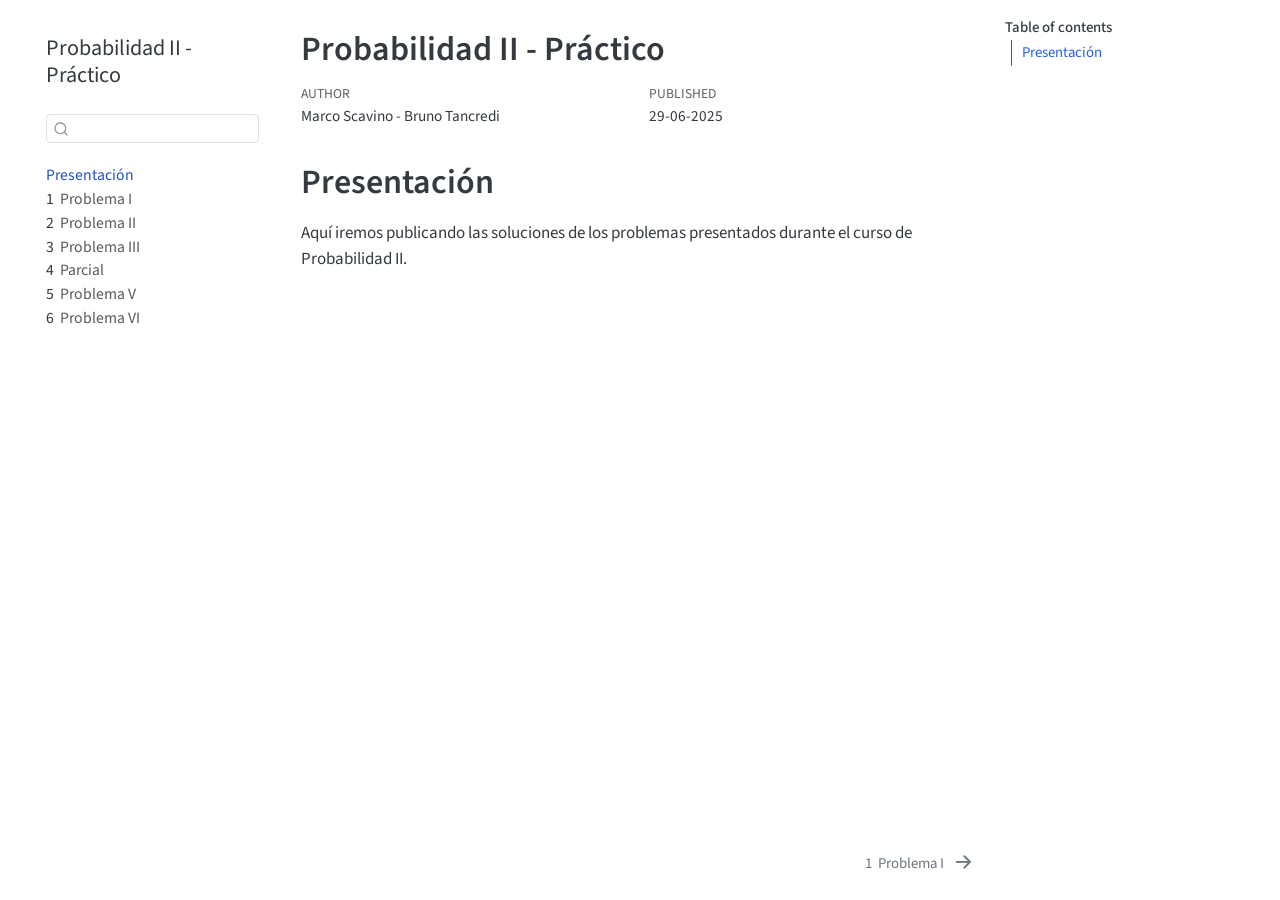
<file: docs/index.html>
<!DOCTYPE html>
<html xmlns="http://www.w3.org/1999/xhtml" lang="en" xml:lang="en"><head>

<meta charset="utf-8">
<meta name="generator" content="quarto-1.5.57">

<meta name="viewport" content="width=device-width, initial-scale=1.0, user-scalable=yes">

<meta name="author" content="Marco Scavino - Bruno Tancredi">

<title>Probabilidad II - Práctico</title>
<style>
code{white-space: pre-wrap;}
span.smallcaps{font-variant: small-caps;}
div.columns{display: flex; gap: min(4vw, 1.5em);}
div.column{flex: auto; overflow-x: auto;}
div.hanging-indent{margin-left: 1.5em; text-indent: -1.5em;}
ul.task-list{list-style: none;}
ul.task-list li input[type="checkbox"] {
  width: 0.8em;
  margin: 0 0.8em 0.2em -1em; /* quarto-specific, see https://github.com/quarto-dev/quarto-cli/issues/4556 */ 
  vertical-align: middle;
}
</style>


<script src="site_libs/quarto-nav/quarto-nav.js"></script>
<script src="site_libs/quarto-nav/headroom.min.js"></script>
<script src="site_libs/clipboard/clipboard.min.js"></script>
<script src="site_libs/quarto-search/autocomplete.umd.js"></script>
<script src="site_libs/quarto-search/fuse.min.js"></script>
<script src="site_libs/quarto-search/quarto-search.js"></script>
<meta name="quarto:offset" content="./">
<link href="./problema_I.html" rel="next">
<script src="site_libs/quarto-html/quarto.js"></script>
<script src="site_libs/quarto-html/popper.min.js"></script>
<script src="site_libs/quarto-html/tippy.umd.min.js"></script>
<script src="site_libs/quarto-html/anchor.min.js"></script>
<link href="site_libs/quarto-html/tippy.css" rel="stylesheet">
<link href="site_libs/quarto-html/quarto-syntax-highlighting.css" rel="stylesheet" id="quarto-text-highlighting-styles">
<script src="site_libs/bootstrap/bootstrap.min.js"></script>
<link href="site_libs/bootstrap/bootstrap-icons.css" rel="stylesheet">
<link href="site_libs/bootstrap/bootstrap.min.css" rel="stylesheet" id="quarto-bootstrap" data-mode="light">
<script id="quarto-search-options" type="application/json">{
  "location": "sidebar",
  "copy-button": false,
  "collapse-after": 3,
  "panel-placement": "start",
  "type": "textbox",
  "limit": 50,
  "keyboard-shortcut": [
    "f",
    "/",
    "s"
  ],
  "show-item-context": false,
  "language": {
    "search-no-results-text": "No results",
    "search-matching-documents-text": "matching documents",
    "search-copy-link-title": "Copy link to search",
    "search-hide-matches-text": "Hide additional matches",
    "search-more-match-text": "more match in this document",
    "search-more-matches-text": "more matches in this document",
    "search-clear-button-title": "Clear",
    "search-text-placeholder": "",
    "search-detached-cancel-button-title": "Cancel",
    "search-submit-button-title": "Submit",
    "search-label": "Search"
  }
}</script>


<link rel="stylesheet" href="custom.css">
</head>

<body class="nav-sidebar floating">

<div id="quarto-search-results"></div>
  <header id="quarto-header" class="headroom fixed-top">
  <nav class="quarto-secondary-nav">
    <div class="container-fluid d-flex">
      <button type="button" class="quarto-btn-toggle btn" data-bs-toggle="collapse" role="button" data-bs-target=".quarto-sidebar-collapse-item" aria-controls="quarto-sidebar" aria-expanded="false" aria-label="Toggle sidebar navigation" onclick="if (window.quartoToggleHeadroom) { window.quartoToggleHeadroom(); }">
        <i class="bi bi-layout-text-sidebar-reverse"></i>
      </button>
        <nav class="quarto-page-breadcrumbs" aria-label="breadcrumb"><ol class="breadcrumb"><li class="breadcrumb-item"><a href="./index.html">Presentación</a></li></ol></nav>
        <a class="flex-grow-1" role="navigation" data-bs-toggle="collapse" data-bs-target=".quarto-sidebar-collapse-item" aria-controls="quarto-sidebar" aria-expanded="false" aria-label="Toggle sidebar navigation" onclick="if (window.quartoToggleHeadroom) { window.quartoToggleHeadroom(); }">      
        </a>
      <button type="button" class="btn quarto-search-button" aria-label="Search" onclick="window.quartoOpenSearch();">
        <i class="bi bi-search"></i>
      </button>
    </div>
  </nav>
</header>
<!-- content -->
<div id="quarto-content" class="quarto-container page-columns page-rows-contents page-layout-article">
<!-- sidebar -->
  <nav id="quarto-sidebar" class="sidebar collapse collapse-horizontal quarto-sidebar-collapse-item sidebar-navigation floating overflow-auto">
    <div class="pt-lg-2 mt-2 text-left sidebar-header">
    <div class="sidebar-title mb-0 py-0">
      <a href="./">Probabilidad II - Práctico</a> 
    </div>
      </div>
        <div class="mt-2 flex-shrink-0 align-items-center">
        <div class="sidebar-search">
        <div id="quarto-search" class="" title="Search"></div>
        </div>
        </div>
    <div class="sidebar-menu-container"> 
    <ul class="list-unstyled mt-1">
        <li class="sidebar-item">
  <div class="sidebar-item-container"> 
  <a href="./index.html" class="sidebar-item-text sidebar-link active">
 <span class="menu-text">Presentación</span></a>
  </div>
</li>
        <li class="sidebar-item">
  <div class="sidebar-item-container"> 
  <a href="./problema_I.html" class="sidebar-item-text sidebar-link">
 <span class="menu-text"><span class="chapter-number">1</span>&nbsp; <span class="chapter-title">Problema I</span></span></a>
  </div>
</li>
        <li class="sidebar-item">
  <div class="sidebar-item-container"> 
  <a href="./problema_II.html" class="sidebar-item-text sidebar-link">
 <span class="menu-text"><span class="chapter-number">2</span>&nbsp; <span class="chapter-title">Problema II</span></span></a>
  </div>
</li>
        <li class="sidebar-item">
  <div class="sidebar-item-container"> 
  <a href="./problema_III.html" class="sidebar-item-text sidebar-link">
 <span class="menu-text"><span class="chapter-number">3</span>&nbsp; <span class="chapter-title">Problema III</span></span></a>
  </div>
</li>
        <li class="sidebar-item">
  <div class="sidebar-item-container"> 
  <a href="./parcial.html" class="sidebar-item-text sidebar-link">
 <span class="menu-text"><span class="chapter-number">4</span>&nbsp; <span class="chapter-title">Parcial</span></span></a>
  </div>
</li>
        <li class="sidebar-item">
  <div class="sidebar-item-container"> 
  <a href="./problema_V.html" class="sidebar-item-text sidebar-link">
 <span class="menu-text"><span class="chapter-number">5</span>&nbsp; <span class="chapter-title">Problema V</span></span></a>
  </div>
</li>
        <li class="sidebar-item">
  <div class="sidebar-item-container"> 
  <a href="./problema_VI.html" class="sidebar-item-text sidebar-link">
 <span class="menu-text"><span class="chapter-number">6</span>&nbsp; <span class="chapter-title">Problema VI</span></span></a>
  </div>
</li>
    </ul>
    </div>
</nav>
<div id="quarto-sidebar-glass" class="quarto-sidebar-collapse-item" data-bs-toggle="collapse" data-bs-target=".quarto-sidebar-collapse-item"></div>
<!-- margin-sidebar -->
    <div id="quarto-margin-sidebar" class="sidebar margin-sidebar">
        <nav id="TOC" role="doc-toc" class="toc-active">
    <h2 id="toc-title">Table of contents</h2>
   
  <ul>
  <li><a href="#presentación" id="toc-presentación" class="nav-link active" data-scroll-target="#presentación">Presentación</a></li>
  </ul>
</nav>
    </div>
<!-- main -->
<main class="content" id="quarto-document-content">

<header id="title-block-header" class="quarto-title-block default">
<div class="quarto-title">
<h1 class="title">Probabilidad II - Práctico</h1>
</div>



<div class="quarto-title-meta">

    <div>
    <div class="quarto-title-meta-heading">Author</div>
    <div class="quarto-title-meta-contents">
             <p>Marco Scavino - Bruno Tancredi </p>
          </div>
  </div>
    
    <div>
    <div class="quarto-title-meta-heading">Published</div>
    <div class="quarto-title-meta-contents">
      <p class="date">29-06-2025</p>
    </div>
  </div>
  
    
  </div>
  


</header>


<section id="presentación" class="level1 unnumbered">
<h1 class="unnumbered">Presentación</h1>
<p>Aquí iremos publicando las soluciones de los problemas presentados durante el curso de Probabilidad II.</p>


</section>

</main> <!-- /main -->
<script id="quarto-html-after-body" type="application/javascript">
window.document.addEventListener("DOMContentLoaded", function (event) {
  const toggleBodyColorMode = (bsSheetEl) => {
    const mode = bsSheetEl.getAttribute("data-mode");
    const bodyEl = window.document.querySelector("body");
    if (mode === "dark") {
      bodyEl.classList.add("quarto-dark");
      bodyEl.classList.remove("quarto-light");
    } else {
      bodyEl.classList.add("quarto-light");
      bodyEl.classList.remove("quarto-dark");
    }
  }
  const toggleBodyColorPrimary = () => {
    const bsSheetEl = window.document.querySelector("link#quarto-bootstrap");
    if (bsSheetEl) {
      toggleBodyColorMode(bsSheetEl);
    }
  }
  toggleBodyColorPrimary();  
  const icon = "";
  const anchorJS = new window.AnchorJS();
  anchorJS.options = {
    placement: 'right',
    icon: icon
  };
  anchorJS.add('.anchored');
  const isCodeAnnotation = (el) => {
    for (const clz of el.classList) {
      if (clz.startsWith('code-annotation-')) {                     
        return true;
      }
    }
    return false;
  }
  const onCopySuccess = function(e) {
    // button target
    const button = e.trigger;
    // don't keep focus
    button.blur();
    // flash "checked"
    button.classList.add('code-copy-button-checked');
    var currentTitle = button.getAttribute("title");
    button.setAttribute("title", "Copied!");
    let tooltip;
    if (window.bootstrap) {
      button.setAttribute("data-bs-toggle", "tooltip");
      button.setAttribute("data-bs-placement", "left");
      button.setAttribute("data-bs-title", "Copied!");
      tooltip = new bootstrap.Tooltip(button, 
        { trigger: "manual", 
          customClass: "code-copy-button-tooltip",
          offset: [0, -8]});
      tooltip.show();    
    }
    setTimeout(function() {
      if (tooltip) {
        tooltip.hide();
        button.removeAttribute("data-bs-title");
        button.removeAttribute("data-bs-toggle");
        button.removeAttribute("data-bs-placement");
      }
      button.setAttribute("title", currentTitle);
      button.classList.remove('code-copy-button-checked');
    }, 1000);
    // clear code selection
    e.clearSelection();
  }
  const getTextToCopy = function(trigger) {
      const codeEl = trigger.previousElementSibling.cloneNode(true);
      for (const childEl of codeEl.children) {
        if (isCodeAnnotation(childEl)) {
          childEl.remove();
        }
      }
      return codeEl.innerText;
  }
  const clipboard = new window.ClipboardJS('.code-copy-button:not([data-in-quarto-modal])', {
    text: getTextToCopy
  });
  clipboard.on('success', onCopySuccess);
  if (window.document.getElementById('quarto-embedded-source-code-modal')) {
    // For code content inside modals, clipBoardJS needs to be initialized with a container option
    // TODO: Check when it could be a function (https://github.com/zenorocha/clipboard.js/issues/860)
    const clipboardModal = new window.ClipboardJS('.code-copy-button[data-in-quarto-modal]', {
      text: getTextToCopy,
      container: window.document.getElementById('quarto-embedded-source-code-modal')
    });
    clipboardModal.on('success', onCopySuccess);
  }
    var localhostRegex = new RegExp(/^(?:http|https):\/\/localhost\:?[0-9]*\//);
    var mailtoRegex = new RegExp(/^mailto:/);
      var filterRegex = new RegExp('/' + window.location.host + '/');
    var isInternal = (href) => {
        return filterRegex.test(href) || localhostRegex.test(href) || mailtoRegex.test(href);
    }
    // Inspect non-navigation links and adorn them if external
 	var links = window.document.querySelectorAll('a[href]:not(.nav-link):not(.navbar-brand):not(.toc-action):not(.sidebar-link):not(.sidebar-item-toggle):not(.pagination-link):not(.no-external):not([aria-hidden]):not(.dropdown-item):not(.quarto-navigation-tool):not(.about-link)');
    for (var i=0; i<links.length; i++) {
      const link = links[i];
      if (!isInternal(link.href)) {
        // undo the damage that might have been done by quarto-nav.js in the case of
        // links that we want to consider external
        if (link.dataset.originalHref !== undefined) {
          link.href = link.dataset.originalHref;
        }
      }
    }
  function tippyHover(el, contentFn, onTriggerFn, onUntriggerFn) {
    const config = {
      allowHTML: true,
      maxWidth: 500,
      delay: 100,
      arrow: false,
      appendTo: function(el) {
          return el.parentElement;
      },
      interactive: true,
      interactiveBorder: 10,
      theme: 'quarto',
      placement: 'bottom-start',
    };
    if (contentFn) {
      config.content = contentFn;
    }
    if (onTriggerFn) {
      config.onTrigger = onTriggerFn;
    }
    if (onUntriggerFn) {
      config.onUntrigger = onUntriggerFn;
    }
    window.tippy(el, config); 
  }
  const noterefs = window.document.querySelectorAll('a[role="doc-noteref"]');
  for (var i=0; i<noterefs.length; i++) {
    const ref = noterefs[i];
    tippyHover(ref, function() {
      // use id or data attribute instead here
      let href = ref.getAttribute('data-footnote-href') || ref.getAttribute('href');
      try { href = new URL(href).hash; } catch {}
      const id = href.replace(/^#\/?/, "");
      const note = window.document.getElementById(id);
      if (note) {
        return note.innerHTML;
      } else {
        return "";
      }
    });
  }
  const xrefs = window.document.querySelectorAll('a.quarto-xref');
  const processXRef = (id, note) => {
    // Strip column container classes
    const stripColumnClz = (el) => {
      el.classList.remove("page-full", "page-columns");
      if (el.children) {
        for (const child of el.children) {
          stripColumnClz(child);
        }
      }
    }
    stripColumnClz(note)
    if (id === null || id.startsWith('sec-')) {
      // Special case sections, only their first couple elements
      const container = document.createElement("div");
      if (note.children && note.children.length > 2) {
        container.appendChild(note.children[0].cloneNode(true));
        for (let i = 1; i < note.children.length; i++) {
          const child = note.children[i];
          if (child.tagName === "P" && child.innerText === "") {
            continue;
          } else {
            container.appendChild(child.cloneNode(true));
            break;
          }
        }
        if (window.Quarto?.typesetMath) {
          window.Quarto.typesetMath(container);
        }
        return container.innerHTML
      } else {
        if (window.Quarto?.typesetMath) {
          window.Quarto.typesetMath(note);
        }
        return note.innerHTML;
      }
    } else {
      // Remove any anchor links if they are present
      const anchorLink = note.querySelector('a.anchorjs-link');
      if (anchorLink) {
        anchorLink.remove();
      }
      if (window.Quarto?.typesetMath) {
        window.Quarto.typesetMath(note);
      }
      // TODO in 1.5, we should make sure this works without a callout special case
      if (note.classList.contains("callout")) {
        return note.outerHTML;
      } else {
        return note.innerHTML;
      }
    }
  }
  for (var i=0; i<xrefs.length; i++) {
    const xref = xrefs[i];
    tippyHover(xref, undefined, function(instance) {
      instance.disable();
      let url = xref.getAttribute('href');
      let hash = undefined; 
      if (url.startsWith('#')) {
        hash = url;
      } else {
        try { hash = new URL(url).hash; } catch {}
      }
      if (hash) {
        const id = hash.replace(/^#\/?/, "");
        const note = window.document.getElementById(id);
        if (note !== null) {
          try {
            const html = processXRef(id, note.cloneNode(true));
            instance.setContent(html);
          } finally {
            instance.enable();
            instance.show();
          }
        } else {
          // See if we can fetch this
          fetch(url.split('#')[0])
          .then(res => res.text())
          .then(html => {
            const parser = new DOMParser();
            const htmlDoc = parser.parseFromString(html, "text/html");
            const note = htmlDoc.getElementById(id);
            if (note !== null) {
              const html = processXRef(id, note);
              instance.setContent(html);
            } 
          }).finally(() => {
            instance.enable();
            instance.show();
          });
        }
      } else {
        // See if we can fetch a full url (with no hash to target)
        // This is a special case and we should probably do some content thinning / targeting
        fetch(url)
        .then(res => res.text())
        .then(html => {
          const parser = new DOMParser();
          const htmlDoc = parser.parseFromString(html, "text/html");
          const note = htmlDoc.querySelector('main.content');
          if (note !== null) {
            // This should only happen for chapter cross references
            // (since there is no id in the URL)
            // remove the first header
            if (note.children.length > 0 && note.children[0].tagName === "HEADER") {
              note.children[0].remove();
            }
            const html = processXRef(null, note);
            instance.setContent(html);
          } 
        }).finally(() => {
          instance.enable();
          instance.show();
        });
      }
    }, function(instance) {
    });
  }
      let selectedAnnoteEl;
      const selectorForAnnotation = ( cell, annotation) => {
        let cellAttr = 'data-code-cell="' + cell + '"';
        let lineAttr = 'data-code-annotation="' +  annotation + '"';
        const selector = 'span[' + cellAttr + '][' + lineAttr + ']';
        return selector;
      }
      const selectCodeLines = (annoteEl) => {
        const doc = window.document;
        const targetCell = annoteEl.getAttribute("data-target-cell");
        const targetAnnotation = annoteEl.getAttribute("data-target-annotation");
        const annoteSpan = window.document.querySelector(selectorForAnnotation(targetCell, targetAnnotation));
        const lines = annoteSpan.getAttribute("data-code-lines").split(",");
        const lineIds = lines.map((line) => {
          return targetCell + "-" + line;
        })
        let top = null;
        let height = null;
        let parent = null;
        if (lineIds.length > 0) {
            //compute the position of the single el (top and bottom and make a div)
            const el = window.document.getElementById(lineIds[0]);
            top = el.offsetTop;
            height = el.offsetHeight;
            parent = el.parentElement.parentElement;
          if (lineIds.length > 1) {
            const lastEl = window.document.getElementById(lineIds[lineIds.length - 1]);
            const bottom = lastEl.offsetTop + lastEl.offsetHeight;
            height = bottom - top;
          }
          if (top !== null && height !== null && parent !== null) {
            // cook up a div (if necessary) and position it 
            let div = window.document.getElementById("code-annotation-line-highlight");
            if (div === null) {
              div = window.document.createElement("div");
              div.setAttribute("id", "code-annotation-line-highlight");
              div.style.position = 'absolute';
              parent.appendChild(div);
            }
            div.style.top = top - 2 + "px";
            div.style.height = height + 4 + "px";
            div.style.left = 0;
            let gutterDiv = window.document.getElementById("code-annotation-line-highlight-gutter");
            if (gutterDiv === null) {
              gutterDiv = window.document.createElement("div");
              gutterDiv.setAttribute("id", "code-annotation-line-highlight-gutter");
              gutterDiv.style.position = 'absolute';
              const codeCell = window.document.getElementById(targetCell);
              const gutter = codeCell.querySelector('.code-annotation-gutter');
              gutter.appendChild(gutterDiv);
            }
            gutterDiv.style.top = top - 2 + "px";
            gutterDiv.style.height = height + 4 + "px";
          }
          selectedAnnoteEl = annoteEl;
        }
      };
      const unselectCodeLines = () => {
        const elementsIds = ["code-annotation-line-highlight", "code-annotation-line-highlight-gutter"];
        elementsIds.forEach((elId) => {
          const div = window.document.getElementById(elId);
          if (div) {
            div.remove();
          }
        });
        selectedAnnoteEl = undefined;
      };
        // Handle positioning of the toggle
    window.addEventListener(
      "resize",
      throttle(() => {
        elRect = undefined;
        if (selectedAnnoteEl) {
          selectCodeLines(selectedAnnoteEl);
        }
      }, 10)
    );
    function throttle(fn, ms) {
    let throttle = false;
    let timer;
      return (...args) => {
        if(!throttle) { // first call gets through
            fn.apply(this, args);
            throttle = true;
        } else { // all the others get throttled
            if(timer) clearTimeout(timer); // cancel #2
            timer = setTimeout(() => {
              fn.apply(this, args);
              timer = throttle = false;
            }, ms);
        }
      };
    }
      // Attach click handler to the DT
      const annoteDls = window.document.querySelectorAll('dt[data-target-cell]');
      for (const annoteDlNode of annoteDls) {
        annoteDlNode.addEventListener('click', (event) => {
          const clickedEl = event.target;
          if (clickedEl !== selectedAnnoteEl) {
            unselectCodeLines();
            const activeEl = window.document.querySelector('dt[data-target-cell].code-annotation-active');
            if (activeEl) {
              activeEl.classList.remove('code-annotation-active');
            }
            selectCodeLines(clickedEl);
            clickedEl.classList.add('code-annotation-active');
          } else {
            // Unselect the line
            unselectCodeLines();
            clickedEl.classList.remove('code-annotation-active');
          }
        });
      }
  const findCites = (el) => {
    const parentEl = el.parentElement;
    if (parentEl) {
      const cites = parentEl.dataset.cites;
      if (cites) {
        return {
          el,
          cites: cites.split(' ')
        };
      } else {
        return findCites(el.parentElement)
      }
    } else {
      return undefined;
    }
  };
  var bibliorefs = window.document.querySelectorAll('a[role="doc-biblioref"]');
  for (var i=0; i<bibliorefs.length; i++) {
    const ref = bibliorefs[i];
    const citeInfo = findCites(ref);
    if (citeInfo) {
      tippyHover(citeInfo.el, function() {
        var popup = window.document.createElement('div');
        citeInfo.cites.forEach(function(cite) {
          var citeDiv = window.document.createElement('div');
          citeDiv.classList.add('hanging-indent');
          citeDiv.classList.add('csl-entry');
          var biblioDiv = window.document.getElementById('ref-' + cite);
          if (biblioDiv) {
            citeDiv.innerHTML = biblioDiv.innerHTML;
          }
          popup.appendChild(citeDiv);
        });
        return popup.innerHTML;
      });
    }
  }
});
</script>
<nav class="page-navigation">
  <div class="nav-page nav-page-previous">
  </div>
  <div class="nav-page nav-page-next">
      <a href="./problema_I.html" class="pagination-link" aria-label="Problema I">
        <span class="nav-page-text"><span class="chapter-number">1</span>&nbsp; <span class="chapter-title">Problema I</span></span> <i class="bi bi-arrow-right-short"></i>
      </a>
  </div>
</nav>
</div> <!-- /content -->




</body></html>
</file>
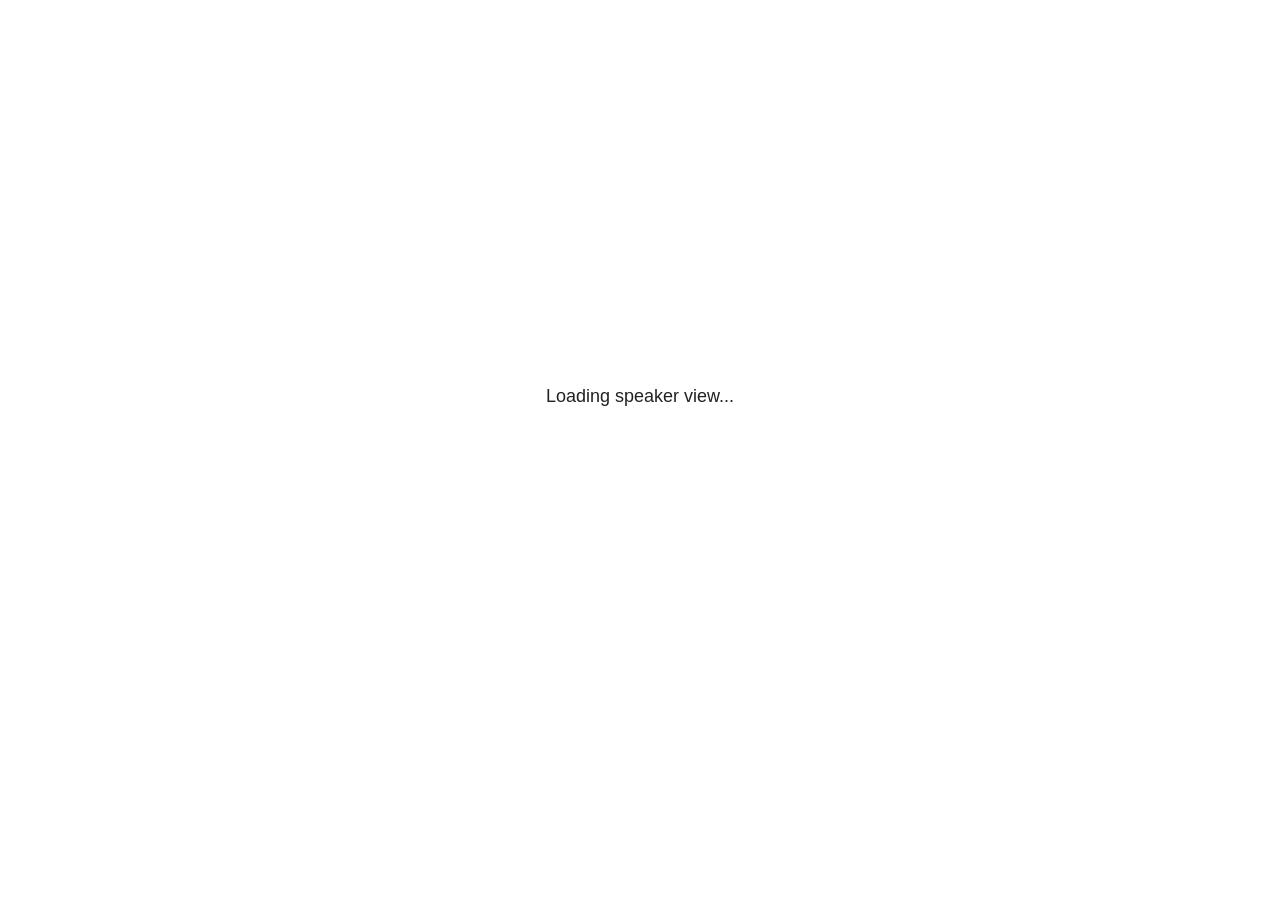
<file: site_libs/revealjs/plugin/notes/speaker-view.html>
<!--
	NOTE: You need to build the notes plugin after making changes to this file.
-->
<html lang="en">
	<head>
		<meta charset="utf-8">

		<title>reveal.js - Speaker View</title>

		<style>
			body {
				font-family: Helvetica;
				font-size: 18px;
			}

			#current-slide,
			#upcoming-slide,
			#speaker-controls {
				padding: 6px;
				box-sizing: border-box;
				-moz-box-sizing: border-box;
			}

			#current-slide iframe,
			#upcoming-slide iframe {
				width: 100%;
				height: 100%;
				border: 1px solid #ddd;
			}

			#current-slide .label,
			#upcoming-slide .label {
				position: absolute;
				top: 10px;
				left: 10px;
				z-index: 2;
			}

			#connection-status {
				position: absolute;
				top: 0;
				left: 0;
				width: 100%;
				height: 100%;
				z-index: 20;
				padding: 30% 20% 20% 20%;
				font-size: 18px;
				color: #222;
				background: #fff;
				text-align: center;
				box-sizing: border-box;
				line-height: 1.4;
			}

			.overlay-element {
				height: 34px;
				line-height: 34px;
				padding: 0 10px;
				text-shadow: none;
				background: rgba( 220, 220, 220, 0.8 );
				color: #222;
				font-size: 14px;
			}

			.overlay-element.interactive:hover {
				background: rgba( 220, 220, 220, 1 );
			}

			#current-slide {
				position: absolute;
				width: 60%;
				height: 100%;
				top: 0;
				left: 0;
				padding-right: 0;
			}

			#upcoming-slide {
				position: absolute;
				width: 40%;
				height: 40%;
				right: 0;
				top: 0;
			}

			/* Speaker controls */
			#speaker-controls {
				position: absolute;
				top: 40%;
				right: 0;
				width: 40%;
				height: 60%;
				overflow: auto;
				font-size: 18px;
			}

				.speaker-controls-time.hidden,
				.speaker-controls-notes.hidden {
					display: none;
				}

				.speaker-controls-time .label,
				.speaker-controls-pace .label,
				.speaker-controls-notes .label {
					text-transform: uppercase;
					font-weight: normal;
					font-size: 0.66em;
					color: #666;
					margin: 0;
				}

				.speaker-controls-time, .speaker-controls-pace {
					border-bottom: 1px solid rgba( 200, 200, 200, 0.5 );
					margin-bottom: 10px;
					padding: 10px 16px;
					padding-bottom: 20px;
					cursor: pointer;
				}

				.speaker-controls-time .reset-button {
					opacity: 0;
					float: right;
					color: #666;
					text-decoration: none;
				}
				.speaker-controls-time:hover .reset-button {
					opacity: 1;
				}

				.speaker-controls-time .timer,
				.speaker-controls-time .clock {
					width: 50%;
				}

				.speaker-controls-time .timer,
				.speaker-controls-time .clock,
				.speaker-controls-time .pacing .hours-value,
				.speaker-controls-time .pacing .minutes-value,
				.speaker-controls-time .pacing .seconds-value {
					font-size: 1.9em;
				}

				.speaker-controls-time .timer {
					float: left;
				}

				.speaker-controls-time .clock {
					float: right;
					text-align: right;
				}

				.speaker-controls-time span.mute {
					opacity: 0.3;
				}

				.speaker-controls-time .pacing-title {
					margin-top: 5px;
				}

				.speaker-controls-time .pacing.ahead {
					color: blue;
				}

				.speaker-controls-time .pacing.on-track {
					color: green;
				}

				.speaker-controls-time .pacing.behind {
					color: red;
				}

				.speaker-controls-notes {
					padding: 10px 16px;
				}

				.speaker-controls-notes .value {
					margin-top: 5px;
					line-height: 1.4;
					font-size: 1.2em;
				}

			/* Layout selector */
			#speaker-layout {
				position: absolute;
				top: 10px;
				right: 10px;
				color: #222;
				z-index: 10;
			}
				#speaker-layout select {
					position: absolute;
					width: 100%;
					height: 100%;
					top: 0;
					left: 0;
					border: 0;
					box-shadow: 0;
					cursor: pointer;
					opacity: 0;

					font-size: 1em;
					background-color: transparent;

					-moz-appearance: none;
					-webkit-appearance: none;
					-webkit-tap-highlight-color: rgba(0, 0, 0, 0);
				}

				#speaker-layout select:focus {
					outline: none;
					box-shadow: none;
				}

			.clear {
				clear: both;
			}

			/* Speaker layout: Wide */
			body[data-speaker-layout="wide"] #current-slide,
			body[data-speaker-layout="wide"] #upcoming-slide {
				width: 50%;
				height: 45%;
				padding: 6px;
			}

			body[data-speaker-layout="wide"] #current-slide {
				top: 0;
				left: 0;
			}

			body[data-speaker-layout="wide"] #upcoming-slide {
				top: 0;
				left: 50%;
			}

			body[data-speaker-layout="wide"] #speaker-controls {
				top: 45%;
				left: 0;
				width: 100%;
				height: 50%;
				font-size: 1.25em;
			}

			/* Speaker layout: Tall */
			body[data-speaker-layout="tall"] #current-slide,
			body[data-speaker-layout="tall"] #upcoming-slide {
				width: 45%;
				height: 50%;
				padding: 6px;
			}

			body[data-speaker-layout="tall"] #current-slide {
				top: 0;
				left: 0;
			}

			body[data-speaker-layout="tall"] #upcoming-slide {
				top: 50%;
				left: 0;
			}

			body[data-speaker-layout="tall"] #speaker-controls {
				padding-top: 40px;
				top: 0;
				left: 45%;
				width: 55%;
				height: 100%;
				font-size: 1.25em;
			}

			/* Speaker layout: Notes only */
			body[data-speaker-layout="notes-only"] #current-slide,
			body[data-speaker-layout="notes-only"] #upcoming-slide {
				display: none;
			}

			body[data-speaker-layout="notes-only"] #speaker-controls {
				padding-top: 40px;
				top: 0;
				left: 0;
				width: 100%;
				height: 100%;
				font-size: 1.25em;
			}

			@media screen and (max-width: 1080px) {
				body[data-speaker-layout="default"] #speaker-controls {
					font-size: 16px;
				}
			}

			@media screen and (max-width: 900px) {
				body[data-speaker-layout="default"] #speaker-controls {
					font-size: 14px;
				}
			}

			@media screen and (max-width: 800px) {
				body[data-speaker-layout="default"] #speaker-controls {
					font-size: 12px;
				}
			}

		</style>
	</head>

	<body>

		<div id="connection-status">Loading speaker view...</div>

		<div id="current-slide"></div>
		<div id="upcoming-slide"><span class="overlay-element label">Upcoming</span></div>
		<div id="speaker-controls">
			<div class="speaker-controls-time">
				<h4 class="label">Time <span class="reset-button">Click to Reset</span></h4>
				<div class="clock">
					<span class="clock-value">0:00 AM</span>
				</div>
				<div class="timer">
					<span class="hours-value">00</span><span class="minutes-value">:00</span><span class="seconds-value">:00</span>
				</div>
				<div class="clear"></div>

				<h4 class="label pacing-title" style="display: none">Pacing – Time to finish current slide</h4>
				<div class="pacing" style="display: none">
					<span class="hours-value">00</span><span class="minutes-value">:00</span><span class="seconds-value">:00</span>
				</div>
			</div>

			<div class="speaker-controls-notes hidden">
				<h4 class="label">Notes</h4>
				<div class="value"></div>
			</div>
		</div>
		<div id="speaker-layout" class="overlay-element interactive">
			<span class="speaker-layout-label"></span>
			<select class="speaker-layout-dropdown"></select>
		</div>

		<script>

			(function() {

				var notes,
					notesValue,
					currentState,
					currentSlide,
					upcomingSlide,
					layoutLabel,
					layoutDropdown,
					pendingCalls = {},
					lastRevealApiCallId = 0,
					connected = false,
					whitelistedWindows = [window.opener];

				var SPEAKER_LAYOUTS = {
					'default': 'Default',
					'wide': 'Wide',
					'tall': 'Tall',
					'notes-only': 'Notes only'
				};

				setupLayout();

				var connectionStatus = document.querySelector( '#connection-status' );
				var connectionTimeout = setTimeout( function() {
					connectionStatus.innerHTML = 'Error connecting to main window.<br>Please try closing and reopening the speaker view.';
				}, 5000 );
;
				window.addEventListener( 'message', function( event ) {

					// Validate the origin of this message to prevent XSS
					if( window.location.origin !== event.origin && whitelistedWindows.indexOf( event.source ) === -1 ) {
						return;
					}

					clearTimeout( connectionTimeout );
					connectionStatus.style.display = 'none';

					var data = JSON.parse( event.data );

					// The overview mode is only useful to the reveal.js instance
					// where navigation occurs so we don't sync it
					if( data.state ) delete data.state.overview;

					// Messages sent by the notes plugin inside of the main window
					if( data && data.namespace === 'reveal-notes' ) {
						if( data.type === 'connect' ) {
							handleConnectMessage( data );
						}
						else if( data.type === 'state' ) {
							handleStateMessage( data );
						}
						else if( data.type === 'return' ) {
							pendingCalls[data.callId](data.result);
							delete pendingCalls[data.callId];
						}
					}
					// Messages sent by the reveal.js inside of the current slide preview
					else if( data && data.namespace === 'reveal' ) {
						if( /ready/.test( data.eventName ) ) {
							// Send a message back to notify that the handshake is complete
							window.opener.postMessage( JSON.stringify({ namespace: 'reveal-notes', type: 'connected'} ), '*' );
						}
						else if( /slidechanged|fragmentshown|fragmenthidden|paused|resumed/.test( data.eventName ) && currentState !== JSON.stringify( data.state ) ) {

							dispatchStateToMainWindow( data.state );

						}
					}

				} );

				/**
				 * Updates the presentation in the main window to match the state
				 * of the presentation in the notes window.
				 */
				const dispatchStateToMainWindow = debounce(( state ) => {
					window.opener.postMessage( JSON.stringify({ method: 'setState', args: [ state ]} ), '*' );
				}, 500);

				/**
				 * Asynchronously calls the Reveal.js API of the main frame.
				 */
				function callRevealApi( methodName, methodArguments, callback ) {

					var callId = ++lastRevealApiCallId;
					pendingCalls[callId] = callback;
					window.opener.postMessage( JSON.stringify( {
						namespace: 'reveal-notes',
						type: 'call',
						callId: callId,
						methodName: methodName,
						arguments: methodArguments
					} ), '*' );

				}

				/**
				 * Called when the main window is trying to establish a
				 * connection.
				 */
				function handleConnectMessage( data ) {

					if( connected === false ) {
						connected = true;

						setupIframes( data );
						setupKeyboard();
						setupNotes();
						setupTimer();
						setupHeartbeat();
					}

				}

				/**
				 * Called when the main window sends an updated state.
				 */
				function handleStateMessage( data ) {

					// Store the most recently set state to avoid circular loops
					// applying the same state
					currentState = JSON.stringify( data.state );

					// No need for updating the notes in case of fragment changes
					if ( data.notes ) {
						notes.classList.remove( 'hidden' );
						notesValue.style.whiteSpace = data.whitespace;
						if( data.markdown ) {
							notesValue.innerHTML = marked( data.notes );
						}
						else {
							notesValue.innerHTML = data.notes;
						}
					}
					else {
						notes.classList.add( 'hidden' );
					}

					// Update the note slides
					currentSlide.contentWindow.postMessage( JSON.stringify({ method: 'setState', args: [ data.state ] }), '*' );
					upcomingSlide.contentWindow.postMessage( JSON.stringify({ method: 'setState', args: [ data.state ] }), '*' );
					upcomingSlide.contentWindow.postMessage( JSON.stringify({ method: 'next' }), '*' );

				}

				// Limit to max one state update per X ms
				handleStateMessage = debounce( handleStateMessage, 200 );

				/**
				 * Forward keyboard events to the current slide window.
				 * This enables keyboard events to work even if focus
				 * isn't set on the current slide iframe.
				 *
				 * Block F5 default handling, it reloads and disconnects
				 * the speaker notes window.
				 */
				function setupKeyboard() {

					document.addEventListener( 'keydown', function( event ) {
						if( event.keyCode === 116 || ( event.metaKey && event.keyCode === 82 ) ) {
							event.preventDefault();
							return false;
						}
						currentSlide.contentWindow.postMessage( JSON.stringify({ method: 'triggerKey', args: [ event.keyCode ] }), '*' );
					} );

				}

				/**
				 * Creates the preview iframes.
				 */
				function setupIframes( data ) {

					var params = [
						'receiver',
						'progress=false',
						'history=false',
						'transition=none',
						'autoSlide=0',
						'backgroundTransition=none'
					].join( '&' );

					var urlSeparator = /\?/.test(data.url) ? '&' : '?';
					var hash = '#/' + data.state.indexh + '/' + data.state.indexv;
					var currentURL = data.url + urlSeparator + params + '&postMessageEvents=true' + hash;
					var upcomingURL = data.url + urlSeparator + params + '&controls=false' + hash;

					currentSlide = document.createElement( 'iframe' );
					currentSlide.setAttribute( 'width', 1280 );
					currentSlide.setAttribute( 'height', 1024 );
					currentSlide.setAttribute( 'src', currentURL );
					document.querySelector( '#current-slide' ).appendChild( currentSlide );

					upcomingSlide = document.createElement( 'iframe' );
					upcomingSlide.setAttribute( 'width', 640 );
					upcomingSlide.setAttribute( 'height', 512 );
					upcomingSlide.setAttribute( 'src', upcomingURL );
					document.querySelector( '#upcoming-slide' ).appendChild( upcomingSlide );

					whitelistedWindows.push( currentSlide.contentWindow, upcomingSlide.contentWindow );

				}

				/**
				 * Setup the notes UI.
				 */
				function setupNotes() {

					notes = document.querySelector( '.speaker-controls-notes' );
					notesValue = document.querySelector( '.speaker-controls-notes .value' );

				}

				/**
				 * We send out a heartbeat at all times to ensure we can
				 * reconnect with the main presentation window after reloads.
				 */
				function setupHeartbeat() {

					setInterval( () => {
						window.opener.postMessage( JSON.stringify({ namespace: 'reveal-notes', type: 'heartbeat'} ), '*' );
					}, 1000 );

				}

				function getTimings( callback ) {

					callRevealApi( 'getSlidesAttributes', [], function ( slideAttributes ) {
						callRevealApi( 'getConfig', [], function ( config ) {
							var totalTime = config.totalTime;
							var minTimePerSlide = config.minimumTimePerSlide || 0;
							var defaultTiming = config.defaultTiming;
							if ((defaultTiming == null) && (totalTime == null)) {
								callback(null);
								return;
							}
							// Setting totalTime overrides defaultTiming
							if (totalTime) {
								defaultTiming = 0;
							}
							var timings = [];
							for ( var i in slideAttributes ) {
								var slide = slideAttributes[ i ];
								var timing = defaultTiming;
								if( slide.hasOwnProperty( 'data-timing' )) {
									var t = slide[ 'data-timing' ];
									timing = parseInt(t);
									if( isNaN(timing) ) {
										console.warn("Could not parse timing '" + t + "' of slide " + i + "; using default of " + defaultTiming);
										timing = defaultTiming;
									}
								}
								timings.push(timing);
							}
							if ( totalTime ) {
								// After we've allocated time to individual slides, we summarize it and
								// subtract it from the total time
								var remainingTime = totalTime - timings.reduce( function(a, b) { return a + b; }, 0 );
								// The remaining time is divided by the number of slides that have 0 seconds
								// allocated at the moment, giving the average time-per-slide on the remaining slides
								var remainingSlides = (timings.filter( function(x) { return x == 0 }) ).length
								var timePerSlide = Math.round( remainingTime / remainingSlides, 0 )
								// And now we replace every zero-value timing with that average
								timings = timings.map( function(x) { return (x==0 ? timePerSlide : x) } );
							}
							var slidesUnderMinimum = timings.filter( function(x) { return (x < minTimePerSlide) } ).length
							if ( slidesUnderMinimum ) {
								message = "The pacing time for " + slidesUnderMinimum + " slide(s) is under the configured minimum of " + minTimePerSlide + " seconds. Check the data-timing attribute on individual slides, or consider increasing the totalTime or minimumTimePerSlide configuration options (or removing some slides).";
								alert(message);
							}
							callback( timings );
						} );
					} );

				}

				/**
				 * Return the number of seconds allocated for presenting
				 * all slides up to and including this one.
				 */
				function getTimeAllocated( timings, callback ) {

					callRevealApi( 'getSlidePastCount', [], function ( currentSlide ) {
						var allocated = 0;
						for (var i in timings.slice(0, currentSlide + 1)) {
							allocated += timings[i];
						}
						callback( allocated );
					} );

				}

				/**
				 * Create the timer and clock and start updating them
				 * at an interval.
				 */
				function setupTimer() {

					var start = new Date(),
					timeEl = document.querySelector( '.speaker-controls-time' ),
					clockEl = timeEl.querySelector( '.clock-value' ),
					hoursEl = timeEl.querySelector( '.hours-value' ),
					minutesEl = timeEl.querySelector( '.minutes-value' ),
					secondsEl = timeEl.querySelector( '.seconds-value' ),
					pacingTitleEl = timeEl.querySelector( '.pacing-title' ),
					pacingEl = timeEl.querySelector( '.pacing' ),
					pacingHoursEl = pacingEl.querySelector( '.hours-value' ),
					pacingMinutesEl = pacingEl.querySelector( '.minutes-value' ),
					pacingSecondsEl = pacingEl.querySelector( '.seconds-value' );

					var timings = null;
					getTimings( function ( _timings ) {

						timings = _timings;
						if (_timings !== null) {
							pacingTitleEl.style.removeProperty('display');
							pacingEl.style.removeProperty('display');
						}

						// Update once directly
						_updateTimer();

						// Then update every second
						setInterval( _updateTimer, 1000 );

					} );


					function _resetTimer() {

						if (timings == null) {
							start = new Date();
							_updateTimer();
						}
						else {
							// Reset timer to beginning of current slide
							getTimeAllocated( timings, function ( slideEndTimingSeconds ) {
								var slideEndTiming = slideEndTimingSeconds * 1000;
								callRevealApi( 'getSlidePastCount', [], function ( currentSlide ) {
									var currentSlideTiming = timings[currentSlide] * 1000;
									var previousSlidesTiming = slideEndTiming - currentSlideTiming;
									var now = new Date();
									start = new Date(now.getTime() - previousSlidesTiming);
									_updateTimer();
								} );
							} );
						}

					}

					timeEl.addEventListener( 'click', function() {
						_resetTimer();
						return false;
					} );

					function _displayTime( hrEl, minEl, secEl, time) {

						var sign = Math.sign(time) == -1 ? "-" : "";
						time = Math.abs(Math.round(time / 1000));
						var seconds = time % 60;
						var minutes = Math.floor( time / 60 ) % 60 ;
						var hours = Math.floor( time / ( 60 * 60 )) ;
						hrEl.innerHTML = sign + zeroPadInteger( hours );
						if (hours == 0) {
							hrEl.classList.add( 'mute' );
						}
						else {
							hrEl.classList.remove( 'mute' );
						}
						minEl.innerHTML = ':' + zeroPadInteger( minutes );
						if (hours == 0 && minutes == 0) {
							minEl.classList.add( 'mute' );
						}
						else {
							minEl.classList.remove( 'mute' );
						}
						secEl.innerHTML = ':' + zeroPadInteger( seconds );
					}

					function _updateTimer() {

						var diff, hours, minutes, seconds,
						now = new Date();

						diff = now.getTime() - start.getTime();

						clockEl.innerHTML = now.toLocaleTimeString( 'en-US', { hour12: true, hour: '2-digit', minute:'2-digit' } );
						_displayTime( hoursEl, minutesEl, secondsEl, diff );
						if (timings !== null) {
							_updatePacing(diff);
						}

					}

					function _updatePacing(diff) {

						getTimeAllocated( timings, function ( slideEndTimingSeconds ) {
							var slideEndTiming = slideEndTimingSeconds * 1000;

							callRevealApi( 'getSlidePastCount', [], function ( currentSlide ) {
								var currentSlideTiming = timings[currentSlide] * 1000;
								var timeLeftCurrentSlide = slideEndTiming - diff;
								if (timeLeftCurrentSlide < 0) {
									pacingEl.className = 'pacing behind';
								}
								else if (timeLeftCurrentSlide < currentSlideTiming) {
									pacingEl.className = 'pacing on-track';
								}
								else {
									pacingEl.className = 'pacing ahead';
								}
								_displayTime( pacingHoursEl, pacingMinutesEl, pacingSecondsEl, timeLeftCurrentSlide );
							} );
						} );
					}

				}

				/**
				 * Sets up the speaker view layout and layout selector.
				 */
				function setupLayout() {

					layoutDropdown = document.querySelector( '.speaker-layout-dropdown' );
					layoutLabel = document.querySelector( '.speaker-layout-label' );

					// Render the list of available layouts
					for( var id in SPEAKER_LAYOUTS ) {
						var option = document.createElement( 'option' );
						option.setAttribute( 'value', id );
						option.textContent = SPEAKER_LAYOUTS[ id ];
						layoutDropdown.appendChild( option );
					}

					// Monitor the dropdown for changes
					layoutDropdown.addEventListener( 'change', function( event ) {

						setLayout( layoutDropdown.value );

					}, false );

					// Restore any currently persisted layout
					setLayout( getLayout() );

				}

				/**
				 * Sets a new speaker view layout. The layout is persisted
				 * in local storage.
				 */
				function setLayout( value ) {

					var title = SPEAKER_LAYOUTS[ value ];

					layoutLabel.innerHTML = 'Layout' + ( title ? ( ': ' + title ) : '' );
					layoutDropdown.value = value;

					document.body.setAttribute( 'data-speaker-layout', value );

					// Persist locally
					if( supportsLocalStorage() ) {
						window.localStorage.setItem( 'reveal-speaker-layout', value );
					}

				}

				/**
				 * Returns the ID of the most recently set speaker layout
				 * or our default layout if none has been set.
				 */
				function getLayout() {

					if( supportsLocalStorage() ) {
						var layout = window.localStorage.getItem( 'reveal-speaker-layout' );
						if( layout ) {
							return layout;
						}
					}

					// Default to the first record in the layouts hash
					for( var id in SPEAKER_LAYOUTS ) {
						return id;
					}

				}

				function supportsLocalStorage() {

					try {
						localStorage.setItem('test', 'test');
						localStorage.removeItem('test');
						return true;
					}
					catch( e ) {
						return false;
					}

				}

				function zeroPadInteger( num ) {

					var str = '00' + parseInt( num );
					return str.substring( str.length - 2 );

				}

				/**
				 * Limits the frequency at which a function can be called.
				 */
				function debounce( fn, ms ) {

					var lastTime = 0,
						timeout;

					return function() {

						var args = arguments;
						var context = this;

						clearTimeout( timeout );

						var timeSinceLastCall = Date.now() - lastTime;
						if( timeSinceLastCall > ms ) {
							fn.apply( context, args );
							lastTime = Date.now();
						}
						else {
							timeout = setTimeout( function() {
								fn.apply( context, args );
								lastTime = Date.now();
							}, ms - timeSinceLastCall );
						}

					}

				}

			})();

		</script>
	</body>
</html>
</file>
<file: docs/site_libs/quarto-html/tippy.css>
.tippy-box[data-animation=fade][data-state=hidden]{opacity:0}[data-tippy-root]{max-width:calc(100vw - 10px)}.tippy-box{position:relative;background-color:#333;color:#fff;border-radius:4px;font-size:14px;line-height:1.4;white-space:normal;outline:0;transition-property:transform,visibility,opacity}.tippy-box[data-placement^=top]>.tippy-arrow{bottom:0}.tippy-box[data-placement^=top]>.tippy-arrow:before{bottom:-7px;left:0;border-width:8px 8px 0;border-top-color:initial;transform-origin:center top}.tippy-box[data-placement^=bottom]>.tippy-arrow{top:0}.tippy-box[data-placement^=bottom]>.tippy-arrow:before{top:-7px;left:0;border-width:0 8px 8px;border-bottom-color:initial;transform-origin:center bottom}.tippy-box[data-placement^=left]>.tippy-arrow{right:0}.tippy-box[data-placement^=left]>.tippy-arrow:before{border-width:8px 0 8px 8px;border-left-color:initial;right:-7px;transform-origin:center left}.tippy-box[data-placement^=right]>.tippy-arrow{left:0}.tippy-box[data-placement^=right]>.tippy-arrow:before{left:-7px;border-width:8px 8px 8px 0;border-right-color:initial;transform-origin:center right}.tippy-box[data-inertia][data-state=visible]{transition-timing-function:cubic-bezier(.54,1.5,.38,1.11)}.tippy-arrow{width:16px;height:16px;color:#333}.tippy-arrow:before{content:"";position:absolute;border-color:transparent;border-style:solid}.tippy-content{position:relative;padding:5px 9px;z-index:1}
</file>
<file: docs/site_libs/quarto-html/quarto-syntax-highlighting.css>
/* quarto syntax highlight colors */
:root {
  --quarto-hl-ot-color: #003B4F;
  --quarto-hl-at-color: #657422;
  --quarto-hl-ss-color: #20794D;
  --quarto-hl-an-color: #5E5E5E;
  --quarto-hl-fu-color: #4758AB;
  --quarto-hl-st-color: #20794D;
  --quarto-hl-cf-color: #003B4F;
  --quarto-hl-op-color: #5E5E5E;
  --quarto-hl-er-color: #AD0000;
  --quarto-hl-bn-color: #AD0000;
  --quarto-hl-al-color: #AD0000;
  --quarto-hl-va-color: #111111;
  --quarto-hl-bu-color: inherit;
  --quarto-hl-ex-color: inherit;
  --quarto-hl-pp-color: #AD0000;
  --quarto-hl-in-color: #5E5E5E;
  --quarto-hl-vs-color: #20794D;
  --quarto-hl-wa-color: #5E5E5E;
  --quarto-hl-do-color: #5E5E5E;
  --quarto-hl-im-color: #00769E;
  --quarto-hl-ch-color: #20794D;
  --quarto-hl-dt-color: #AD0000;
  --quarto-hl-fl-color: #AD0000;
  --quarto-hl-co-color: #5E5E5E;
  --quarto-hl-cv-color: #5E5E5E;
  --quarto-hl-cn-color: #8f5902;
  --quarto-hl-sc-color: #5E5E5E;
  --quarto-hl-dv-color: #AD0000;
  --quarto-hl-kw-color: #003B4F;
}

/* other quarto variables */
:root {
  --quarto-font-monospace: SFMono-Regular, Menlo, Monaco, Consolas, "Liberation Mono", "Courier New", monospace;
}

pre > code.sourceCode > span {
  color: #003B4F;
}

code span {
  color: #003B4F;
}

code.sourceCode > span {
  color: #003B4F;
}

div.sourceCode,
div.sourceCode pre.sourceCode {
  color: #003B4F;
}

code span.ot {
  color: #003B4F;
  font-style: inherit;
}

code span.at {
  color: #657422;
  font-style: inherit;
}

code span.ss {
  color: #20794D;
  font-style: inherit;
}

code span.an {
  color: #5E5E5E;
  font-style: inherit;
}

code span.fu {
  color: #4758AB;
  font-style: inherit;
}

code span.st {
  color: #20794D;
  font-style: inherit;
}

code span.cf {
  color: #003B4F;
  font-weight: bold;
  font-style: inherit;
}

code span.op {
  color: #5E5E5E;
  font-style: inherit;
}

code span.er {
  color: #AD0000;
  font-style: inherit;
}

code span.bn {
  color: #AD0000;
  font-style: inherit;
}

code span.al {
  color: #AD0000;
  font-style: inherit;
}

code span.va {
  color: #111111;
  font-style: inherit;
}

code span.bu {
  font-style: inherit;
}

code span.ex {
  font-style: inherit;
}

code span.pp {
  color: #AD0000;
  font-style: inherit;
}

code span.in {
  color: #5E5E5E;
  font-style: inherit;
}

code span.vs {
  color: #20794D;
  font-style: inherit;
}

code span.wa {
  color: #5E5E5E;
  font-style: italic;
}

code span.do {
  color: #5E5E5E;
  font-style: italic;
}

code span.im {
  color: #00769E;
  font-style: inherit;
}

code span.ch {
  color: #20794D;
  font-style: inherit;
}

code span.dt {
  color: #AD0000;
  font-style: inherit;
}

code span.fl {
  color: #AD0000;
  font-style: inherit;
}

code span.co {
  color: #5E5E5E;
  font-style: inherit;
}

code span.cv {
  color: #5E5E5E;
  font-style: italic;
}

code span.cn {
  color: #8f5902;
  font-style: inherit;
}

code span.sc {
  color: #5E5E5E;
  font-style: inherit;
}

code span.dv {
  color: #AD0000;
  font-style: inherit;
}

code span.kw {
  color: #003B4F;
  font-weight: bold;
  font-style: inherit;
}

.prevent-inlining {
  content: "</";
}

/*# sourceMappingURL=debc5d5d77c3f9108843748ff7464032.css.map */
</file>
<file: docs/custom.css>
.math-display {
  font-size: 120%;
}
</file>
